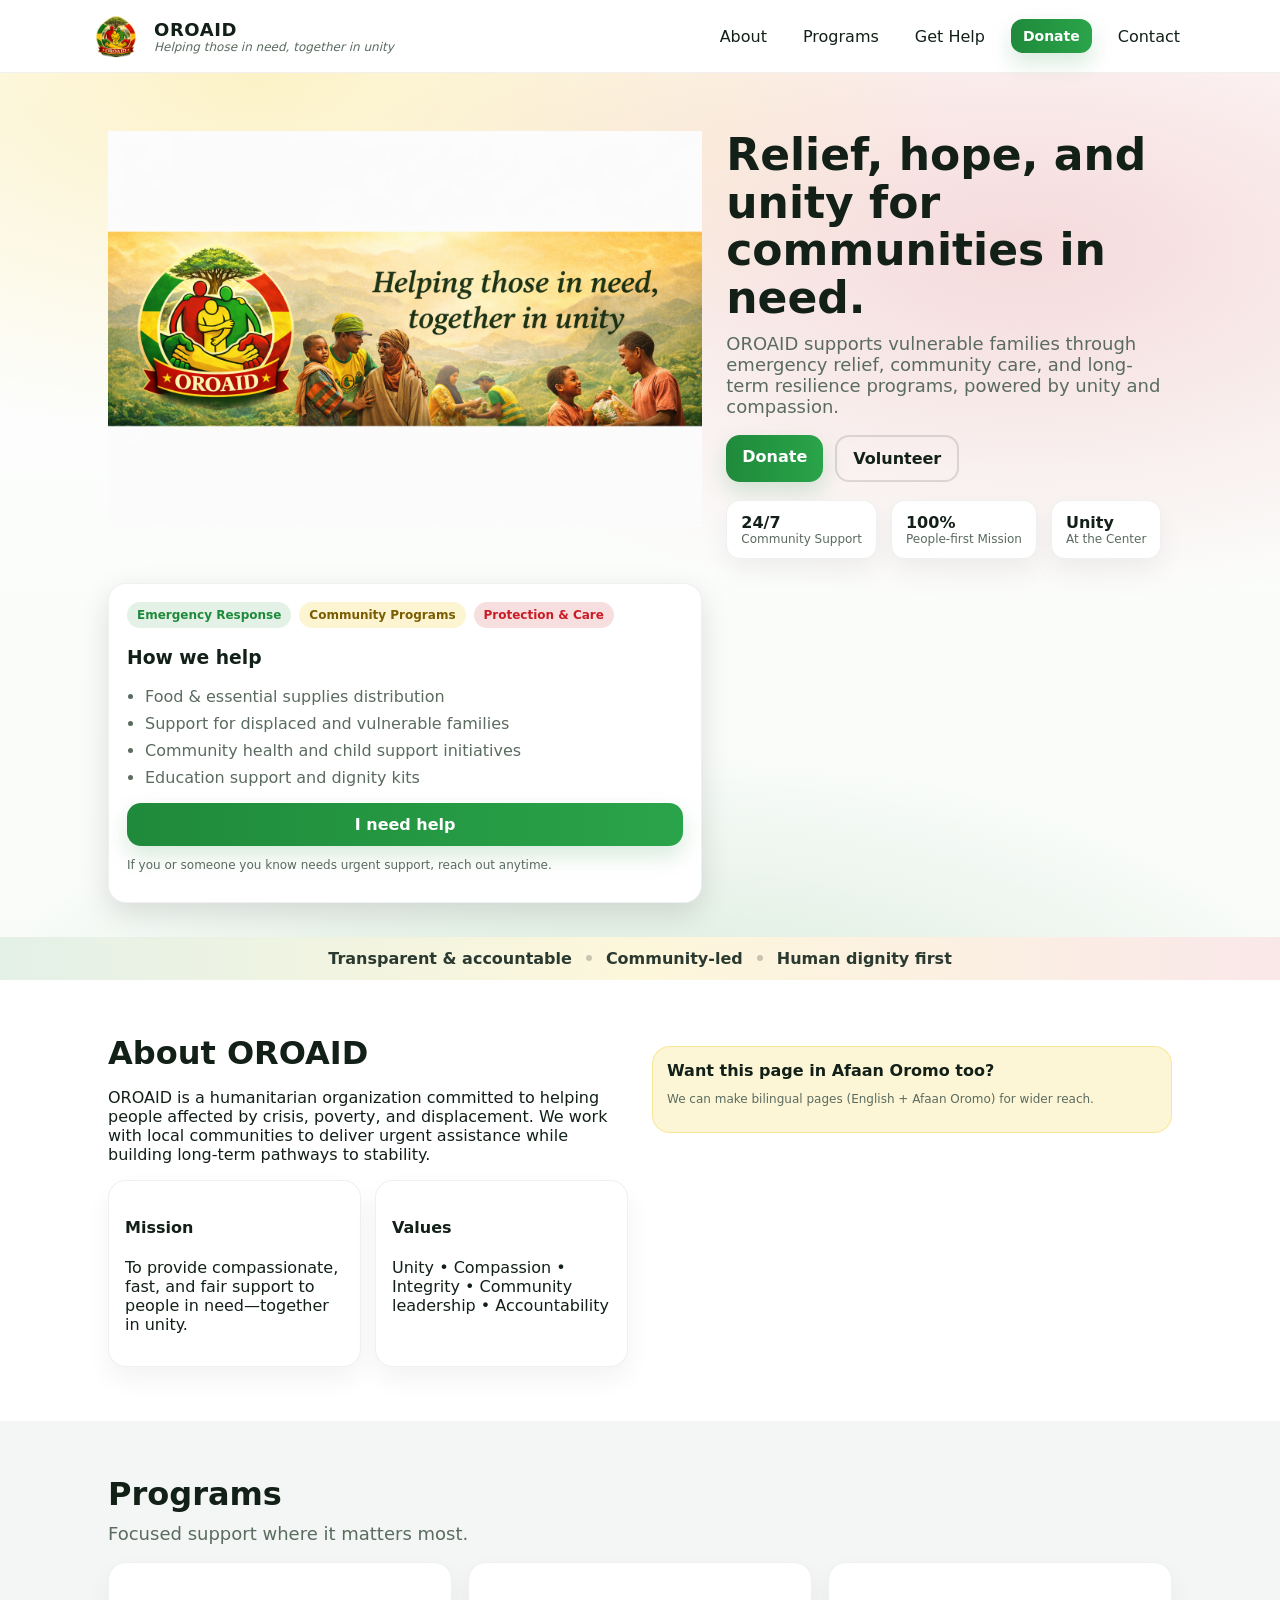
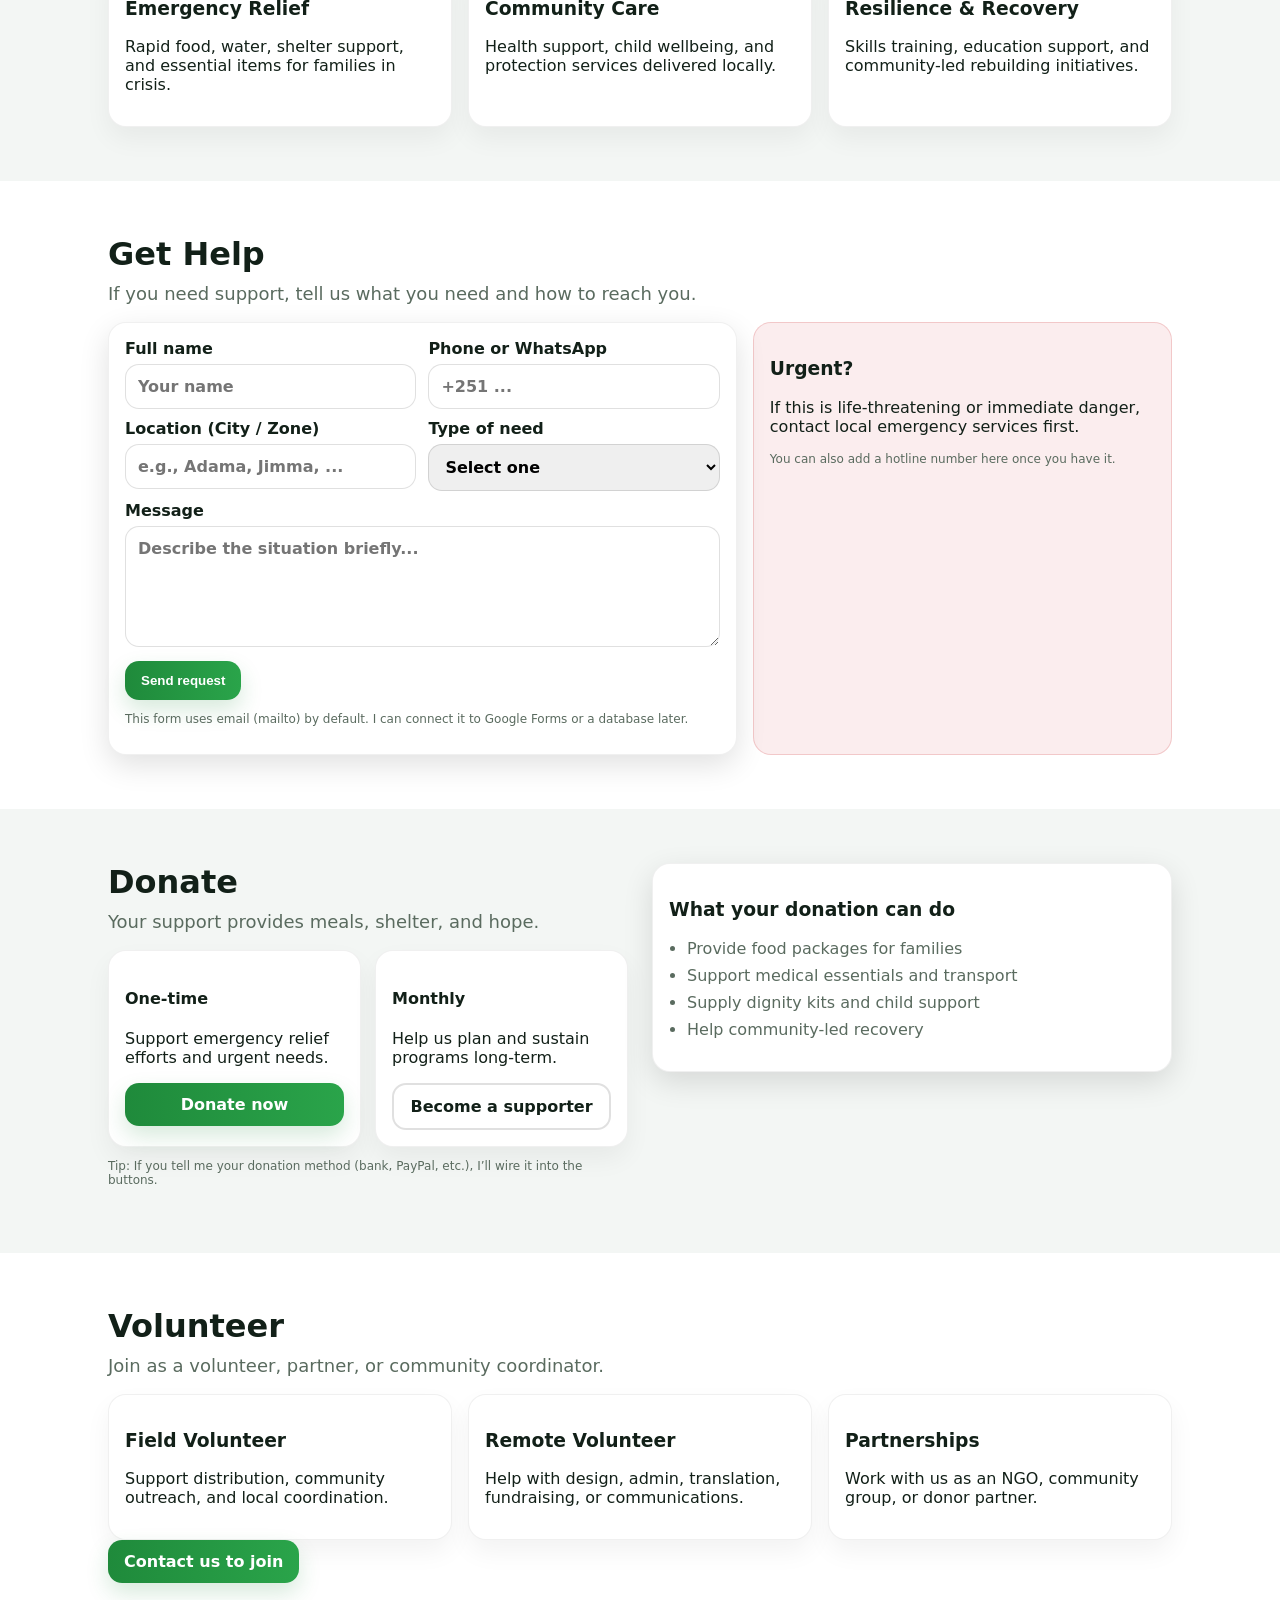
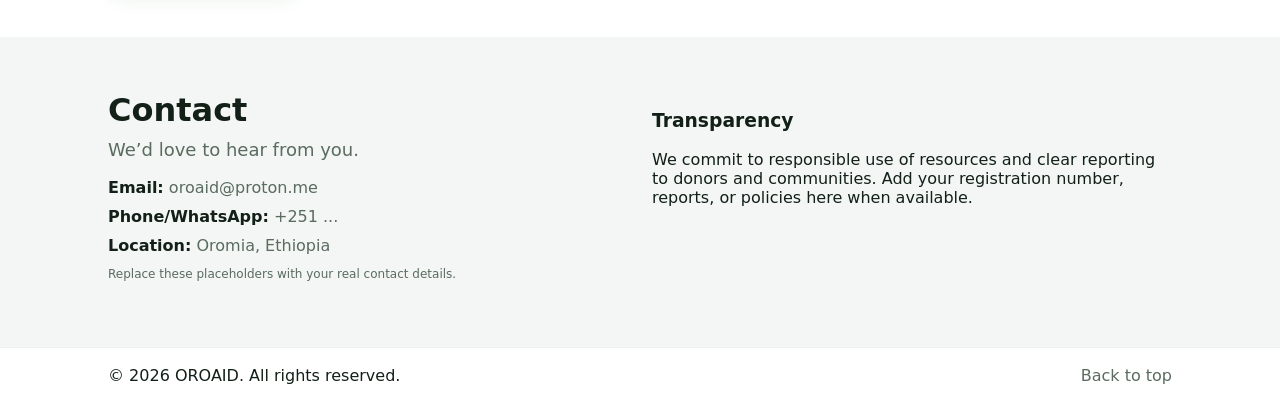
<file: index.html>
<!doctype html>
<html lang="en">
<head>
  <meta charset="utf-8" />
  <meta name="viewport" content="width=device-width,initial-scale=1" />
  <title>OROAID — Helping those in need, together in unity</title>
  <meta name="description" content="OROAID is a humanitarian organization supporting people in need through relief, community programs, and unity-driven action." />
  <link rel="icon" href="assets/logo.png" />
  <link rel="stylesheet" href="styles.css" />
</head>

<body>
  <!-- Top bar -->
  <header class="site-header" id="top">
    <div class="container header-inner">
      <a class="brand" href="#top" aria-label="OROAID Home">
        <img src="assets/logo.png" alt="OROAID logo" class="brand-logo" />
        <div class="brand-text">
          <div class="brand-name">OROAID</div>
          <div class="brand-tagline"><em>Helping those in need, together in unity</em></div>
        </div>
      </a>

      <button class="nav-toggle" aria-label="Open menu" aria-expanded="false">☰</button>

      <nav class="nav" aria-label="Primary navigation">
        <a href="#about">About</a>
        <a href="#programs">Programs</a>
        <a href="#gethelp">Get Help</a>
        <a href="#donate" class="btn small">Donate</a>
        <a href="#contact">Contact</a>
      </nav>
    </div>
  </header>

  <!-- Hero -->
  <section class="hero">
    <div class="container hero-grid">
      <div class="image-box">
          <!-- Replace this with your banner image -->
          <img src="assets/banner.jpg" alt="OROAID helping communities" />
        </div>
      <div class="hero-copy">
        <h1>Relief, hope, and unity for communities in need.</h1>
        <p>
          OROAID supports vulnerable families through emergency relief, community care,
          and long-term resilience programs, powered by unity and compassion.
        </p>
        <div class="hero-actions">
          <a class="btn" href="#donate">Donate</a>
          <a class="btn outline" href="#volunteer">Volunteer</a>
        </div>

        <div class="stats">
          <div class="stat">
            <div class="stat-num">24/7</div>
            <div class="stat-label">Community Support</div>
          </div>
          <div class="stat">
            <div class="stat-num">100%</div>
            <div class="stat-label">People-first Mission</div>
          </div>
          <div class="stat">
            <div class="stat-num">Unity</div>
            <div class="stat-label">At the Center</div>
          </div>
        </div>
      </div>

      <div class="hero-card">
        <div class="hero-card-top">
          <span class="pill">Emergency Response</span>
          <span class="pill yellow">Community Programs</span>
          <span class="pill red">Protection & Care</span>
        </div>
        <h3>How we help</h3>
        <ul class="checklist">
          <li>Food & essential supplies distribution</li>
          <li>Support for displaced and vulnerable families</li>
          <li>Community health and child support initiatives</li>
          <li>Education support and dignity kits</li>
        </ul>
        <a class="btn wide" href="#gethelp">I need help</a>
        <p class="tiny muted">If you or someone you know needs urgent support, reach out anytime.</p>
      </div>
    </div>
  </section>

  <!-- Trust strip -->
  <section class="strip">
    <div class="container strip-inner">
      <div class="strip-item">Transparent & accountable</div>
      <div class="strip-dot"></div>
      <div class="strip-item">Community-led</div>
      <div class="strip-dot"></div>
      <div class="strip-item">Human dignity first</div>
    </div>
  </section>

  <!-- About -->
  <section class="section" id="about">
    <div class="container two-col">
      <div>
        <h2>About OROAID</h2>
        <p>
          OROAID is a humanitarian organization committed to helping people affected by crisis,
          poverty, and displacement. We work with local communities to deliver urgent assistance
          while building long-term pathways to stability.
        </p>
        <div class="cards">
          <div class="card">
            <h4>Mission</h4>
            <p>To provide compassionate, fast, and fair support to people in need—together in unity.</p>
          </div>
          <div class="card">
            <h4>Values</h4>
            <p>Unity • Compassion • Integrity • Community leadership • Accountability</p>
          </div>
        </div>
      </div>

      <div class="image-panel">
       
        <div class="note">
          <strong>Want this page in Afaan Oromo too?</strong>
          <p class="muted tiny">We can make bilingual pages (English + Afaan Oromo) for wider reach.</p>
        </div>
      </div>
    </div>
  </section>

  <!-- Programs -->
  <section class="section alt" id="programs">
    <div class="container">
      <h2>Programs</h2>
      <p class="lead">Focused support where it matters most.</p>

      <div class="grid-3">
        <article class="card">
          <h3>Emergency Relief</h3>
          <p>Rapid food, water, shelter support, and essential items for families in crisis.</p>
        </article>
        <article class="card">
          <h3>Community Care</h3>
          <p>Health support, child wellbeing, and protection services delivered locally.</p>
        </article>
        <article class="card">
          <h3>Resilience & Recovery</h3>
          <p>Skills training, education support, and community-led rebuilding initiatives.</p>
        </article>
      </div>
    </div>
  </section>

  <!-- Get Help -->
  <section class="section" id="gethelp">
    <div class="container">
      <h2>Get Help</h2>
      <p class="lead">If you need support, tell us what you need and how to reach you.</p>

      <div class="form-wrap">
        <form class="form" id="helpForm">
          <div class="row">
            <label>Full name
              <input name="name" required placeholder="Your name" />
            </label>
            <label>Phone or WhatsApp
              <input name="phone" required placeholder="+251 ..." />
            </label>
          </div>

          <div class="row">
            <label>Location (City / Zone)
              <input name="location" required placeholder="e.g., Adama, Jimma, ..." />
            </label>
            <label>Type of need
              <select name="need" required>
                <option value="">Select one</option>
                <option>Food & Essentials</option>
                <option>Medical Support</option>
                <option>Shelter</option>
                <option>Child/Family Support</option>
                <option>Other</option>
              </select>
            </label>
          </div>

          <label>Message
            <textarea name="message" rows="5" required placeholder="Describe the situation briefly..."></textarea>
          </label>

          <button class="btn" type="submit">Send request</button>
          <p class="tiny muted">This form uses email (mailto) by default. I can connect it to Google Forms or a database later.</p>
        </form>

        <aside class="callout">
          <h3>Urgent?</h3>
          <p>If this is life-threatening or immediate danger, contact local emergency services first.</p>
          <p class="muted tiny">You can also add a hotline number here once you have it.</p>
        </aside>
      </div>
    </div>
  </section>

  <!-- Donate -->
  <section class="section alt" id="donate">
    <div class="container two-col">
      <div>
        <h2>Donate</h2>
        <p class="lead">Your support provides meals, shelter, and hope.</p>

        <div class="cards">
          <div class="card">
            <h4>One-time</h4>
            <p>Support emergency relief efforts and urgent needs.</p>
            <a class="btn wide" href="#" onclick="alert('Add your donation link here (PayPal, Stripe, bank details).')">Donate now</a>
          </div>

          <div class="card">
            <h4>Monthly</h4>
            <p>Help us plan and sustain programs long-term.</p>
            <a class="btn outline wide" href="#" onclick="alert('Add your monthly donation link here.')">Become a supporter</a>
          </div>
        </div>

        <p class="tiny muted">
          Tip: If you tell me your donation method (bank, PayPal, etc.), I’ll wire it into the buttons.
        </p>
      </div>

      <div class="impact">
        <h3>What your donation can do</h3>
        <ul class="checklist">
          <li>Provide food packages for families</li>
          <li>Support medical essentials and transport</li>
          <li>Supply dignity kits and child support</li>
          <li>Help community-led recovery</li>
        </ul>
      </div>
    </div>
  </section>

  <!-- Volunteer -->
  <section class="section" id="volunteer">
    <div class="container">
      <h2>Volunteer</h2>
      <p class="lead">Join as a volunteer, partner, or community coordinator.</p>

      <div class="grid-3">
        <div class="card">
          <h3>Field Volunteer</h3>
          <p>Support distribution, community outreach, and local coordination.</p>
        </div>
        <div class="card">
          <h3>Remote Volunteer</h3>
          <p>Help with design, admin, translation, fundraising, or communications.</p>
        </div>
        <div class="card">
          <h3>Partnerships</h3>
          <p>Work with us as an NGO, community group, or donor partner.</p>
        </div>
      </div>

      <a class="btn" href="#contact">Contact us to join</a>
    </div>
  </section>

  <!-- Contact -->
  <section class="section alt" id="contact">
    <div class="container two-col">
      <div>
        <h2>Contact</h2>
        <p class="lead">We’d love to hear from you.</p>

        <div class="contact-list">
          <div><strong>Email:</strong> <span class="muted">oroaid@proton.me</span></div>
          <div><strong>Phone/WhatsApp:</strong> <span class="muted">+251 ...</span></div>
          <div><strong>Location:</strong> <span class="muted">Oromia, Ethiopia</span></div>
        </div>

        <p class="tiny muted">Replace these placeholders with your real contact details.</p>
      </div>

      <div class="footer-card">
        <h3>Transparency</h3>
        <p>
          We commit to responsible use of resources and clear reporting to donors and communities.
          Add your registration number, reports, or policies here when available.
        </p>
      </div>
    </div>
  </section>

  <footer class="site-footer">
    <div class="container footer-inner">
      <div>© <span id="year"></span> OROAID. All rights reserved.</div>
      <div class="footer-links">
        <a href="#top">Back to top</a>
      </div>
    </div>
  </footer>

  <script src="script.js"></script>
</body>

</html>
</file>
<file: styles.css>
:root{
  --green:#1f8a3b;
  --yellow:#f2c400;
  --red:#c81d25;
  --ink:#122018;
  --bg:#0b0f0c;
  --card:#ffffff;
  --muted:#5a6b5f;
  --soft:#f3f6f4;
  --radius:18px;
  --shadow: 0 10px 30px rgba(0,0,0,.12);
  --max: 1100px;
}

*{box-sizing:border-box}
html{scroll-behavior:smooth}
body{
  margin:0;
  font-family: system-ui, -apple-system, Segoe UI, Roboto, Arial, sans-serif;
  color:var(--ink);
  background:#fff;
}

.container{max-width:var(--max); margin:0 auto; padding:0 18px;}
a{color:inherit; text-decoration:none}
img{max-width:100%; height:auto; display:block}

.site-header{
  position:sticky; top:0; z-index:50;
  background:rgba(255,255,255,.88);
  backdrop-filter: blur(10px);
  border-bottom:1px solid rgba(0,0,0,.06);
}
.header-inner{
  display:flex; align-items:center; justify-content:space-between;
  padding:10px 0;
  gap:14px;
}
.brand{display:flex; gap:12px; align-items:center;}
.brand-logo{width:52px; height:52px; object-fit:contain}
.brand-name{font-weight:900; letter-spacing:.6px; font-size:18px}
.brand-tagline{color:var(--muted); font-size:12px}

.nav{display:flex; gap:16px; align-items:center}
.nav a{padding:10px 10px; border-radius:12px}
.nav a:hover{background:rgba(0,0,0,.05)}
.nav-toggle{display:none; border:0; background:transparent; font-size:22px; padding:8px}

.btn{
  display:inline-block;
  background: linear-gradient(90deg, var(--green), #2aa44a);
  color:#fff;
  padding:12px 16px;
  border-radius:14px;
  font-weight:700;
  box-shadow: 0 10px 22px rgba(31,138,59,.18);
  border:0;
  cursor:pointer;
}
.btn:hover{transform: translateY(-1px)}
.btn.outline{
  background:transparent;
  color:var(--ink);
  border:2px solid rgba(0,0,0,.12);
  box-shadow:none;
}
.btn.small{padding:9px 12px; font-size:14px}
.btn.wide{width:100%; text-align:center}

.hero{
  padding:58px 0 34px;
  background:
    radial-gradient(1200px 600px at 20% 0%, rgba(242,196,0,.22), transparent 60%),
    radial-gradient(1200px 600px at 80% 20%, rgba(200,29,37,.16), transparent 60%),
    radial-gradient(1200px 600px at 50% 120%, rgba(31,138,59,.18), transparent 60%),
    linear-gradient(180deg, #ffffff, #f8fbf8);
}
.hero-grid{
  display:grid;
  grid-template-columns: 1.2fr .9fr;
  gap:24px;
  align-items:stretch;
}
.hero-copy h1{font-size:44px; line-height:1.08; margin:0 0 12px}
.hero-copy p{font-size:18px; color:var(--muted); margin:0 0 18px; max-width:58ch}
.hero-actions{display:flex; gap:12px; flex-wrap:wrap; margin-bottom:18px}

.stats{display:flex; gap:14px; flex-wrap:wrap}
.stat{
  background:#fff;
  border:1px solid rgba(0,0,0,.06);
  padding:12px 14px;
  border-radius:14px;
  box-shadow: 0 12px 26px rgba(0,0,0,.05);
}
.stat-num{font-weight:900}
.stat-label{color:var(--muted); font-size:12px}

.hero-card{
  background:#fff;
  border:1px solid rgba(0,0,0,.06);
  border-radius: var(--radius);
  box-shadow: var(--shadow);
  padding:18px;
}
.hero-card-top{display:flex; gap:8px; flex-wrap:wrap; margin-bottom:12px}
.pill{
  font-size:12px;
  padding:6px 10px;
  border-radius:999px;
  background: rgba(31,138,59,.12);
  color: var(--green);
  font-weight:700;
}
.pill.yellow{background: rgba(242,196,0,.18); color:#7a5d00}
.pill.red{background: rgba(200,29,37,.14); color:var(--red)}
.checklist{padding-left:18px; color:var(--muted)}
.checklist li{margin:8px 0}

.strip{
  background: linear-gradient(90deg, rgba(31,138,59,.12), rgba(242,196,0,.14), rgba(200,29,37,.10));
  padding:12px 0;
}
.strip-inner{
  display:flex; gap:14px; align-items:center; justify-content:center; flex-wrap:wrap;
  color:#2b3a30;
  font-weight:700;
}
.strip-dot{width:6px; height:6px; border-radius:50%; background:rgba(0,0,0,.2)}

.section{padding:54px 0}
.section.alt{background:var(--soft)}
h2{font-size:32px; margin:0 0 10px}
.lead{color:var(--muted); margin:0 0 18px; font-size:18px}

.two-col{
  display:grid;
  grid-template-columns: 1fr 1fr;
  gap:24px;
  align-items:start;
}
.grid-3{
  display:grid;
  grid-template-columns: repeat(3, 1fr);
  gap:16px;
}

.card{
  background:#fff;
  border:1px solid rgba(0,0,0,.06);
  border-radius: var(--radius);
  padding:16px;
  box-shadow: 0 12px 26px rgba(0,0,0,.05);
}
.cards{display:grid; grid-template-columns: 1fr 1fr; gap:14px; margin-top:12px}

.image-panel .image-box{
  border-radius: var(--radius);
  overflow:hidden;
  border:1px solid rgba(0,0,0,.06);
  box-shadow: var(--shadow);
}
.note{
  margin-top:12px;
  background: rgba(242,196,0,.16);
  border:1px solid rgba(242,196,0,.30);
  border-radius: var(--radius);
  padding:14px;
}

.form-wrap{
  display:grid;
  grid-template-columns: 1.2fr .8fr;
  gap:16px;
}
.form{
  background:#fff;
  border:1px solid rgba(0,0,0,.06);
  border-radius: var(--radius);
  padding:16px;
  box-shadow: var(--shadow);
}
label{display:block; font-weight:700; margin-bottom:10px}
input, select, textarea{
  width:100%;
  margin-top:6px;
  padding:12px 12px;
  border-radius:14px;
  border:1px solid rgba(0,0,0,.12);
  font:inherit;
}
.row{display:grid; grid-template-columns: 1fr 1fr; gap:12px}
.callout{
  background: rgba(200,29,37,.08);
  border:1px solid rgba(200,29,37,.18);
  border-radius: var(--radius);
  padding:16px;
}
.impact{
  background:#fff;
  border:1px solid rgba(0,0,0,.06);
  border-radius: var(--radius);
  padding:16px;
  box-shadow: var(--shadow);
}

.contact-list{display:grid; gap:10px}

.site-footer{
  padding:18px 0;
  border-top:1px solid rgba(0,0,0,.06);
  background:#fff;
}
.footer-inner{display:flex; justify-content:space-between; gap:12px; flex-wrap:wrap}
.footer-links a{color:var(--muted)}
.tiny{font-size:12px}
.muted{color:var(--muted)}

@media (max-width: 900px){
  .hero-grid, .two-col, .grid-3, .form-wrap{grid-template-columns: 1fr}
  .hero-copy h1{font-size:36px}
  .cards{grid-template-columns: 1fr}
  .nav{display:none}
  .nav-toggle{display:block}
  .nav.open{
    display:flex;
    position:absolute;
    right:18px; top:64px;
    flex-direction:column;
    background:#fff;
    border:1px solid rgba(0,0,0,.08);
    border-radius:16px;
    padding:10px;
    box-shadow: var(--shadow);
    min-width: 200px;
  }

}
.hero-banner img{
  width:100%;
  height:420px;
  object-fit:cover;
  border-radius:18px;
  margin-bottom:20px;
  box-shadow:0 10px 30px rgba(0,0,0,.15);
}
</file>
